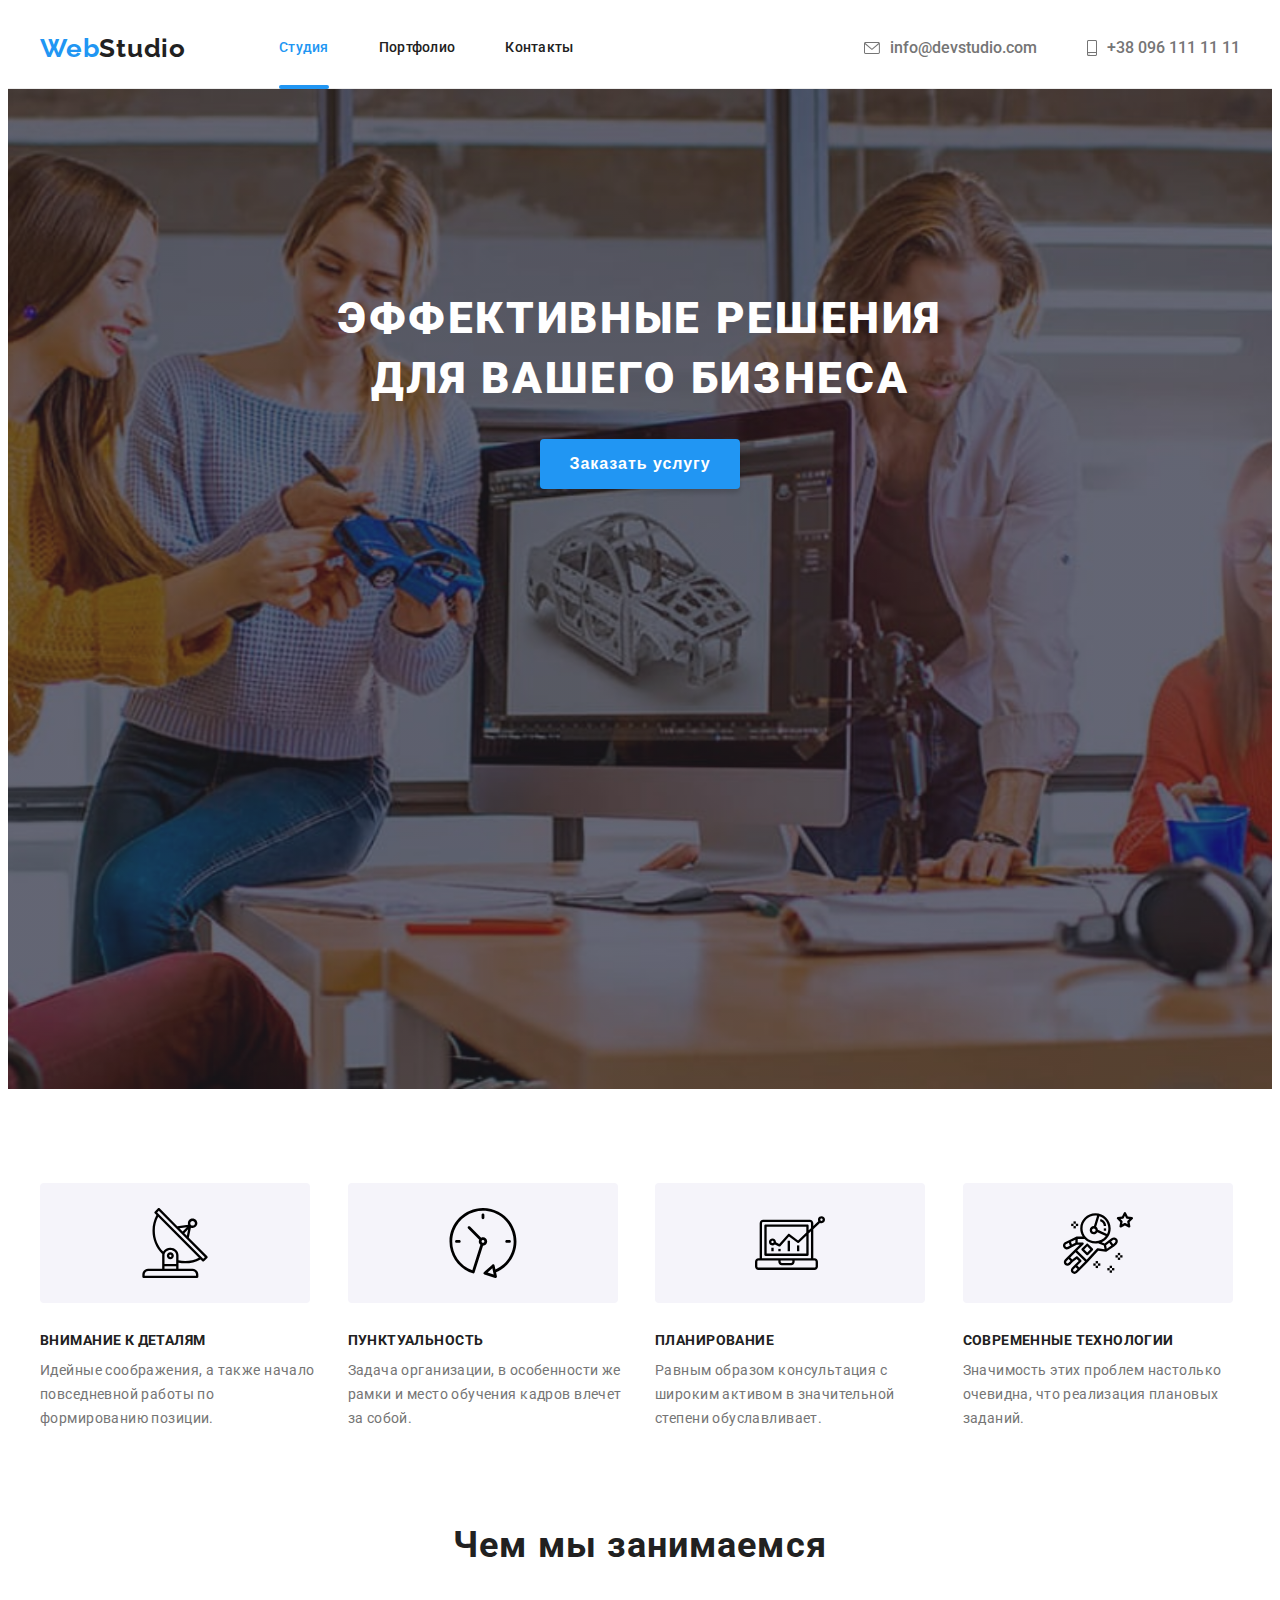
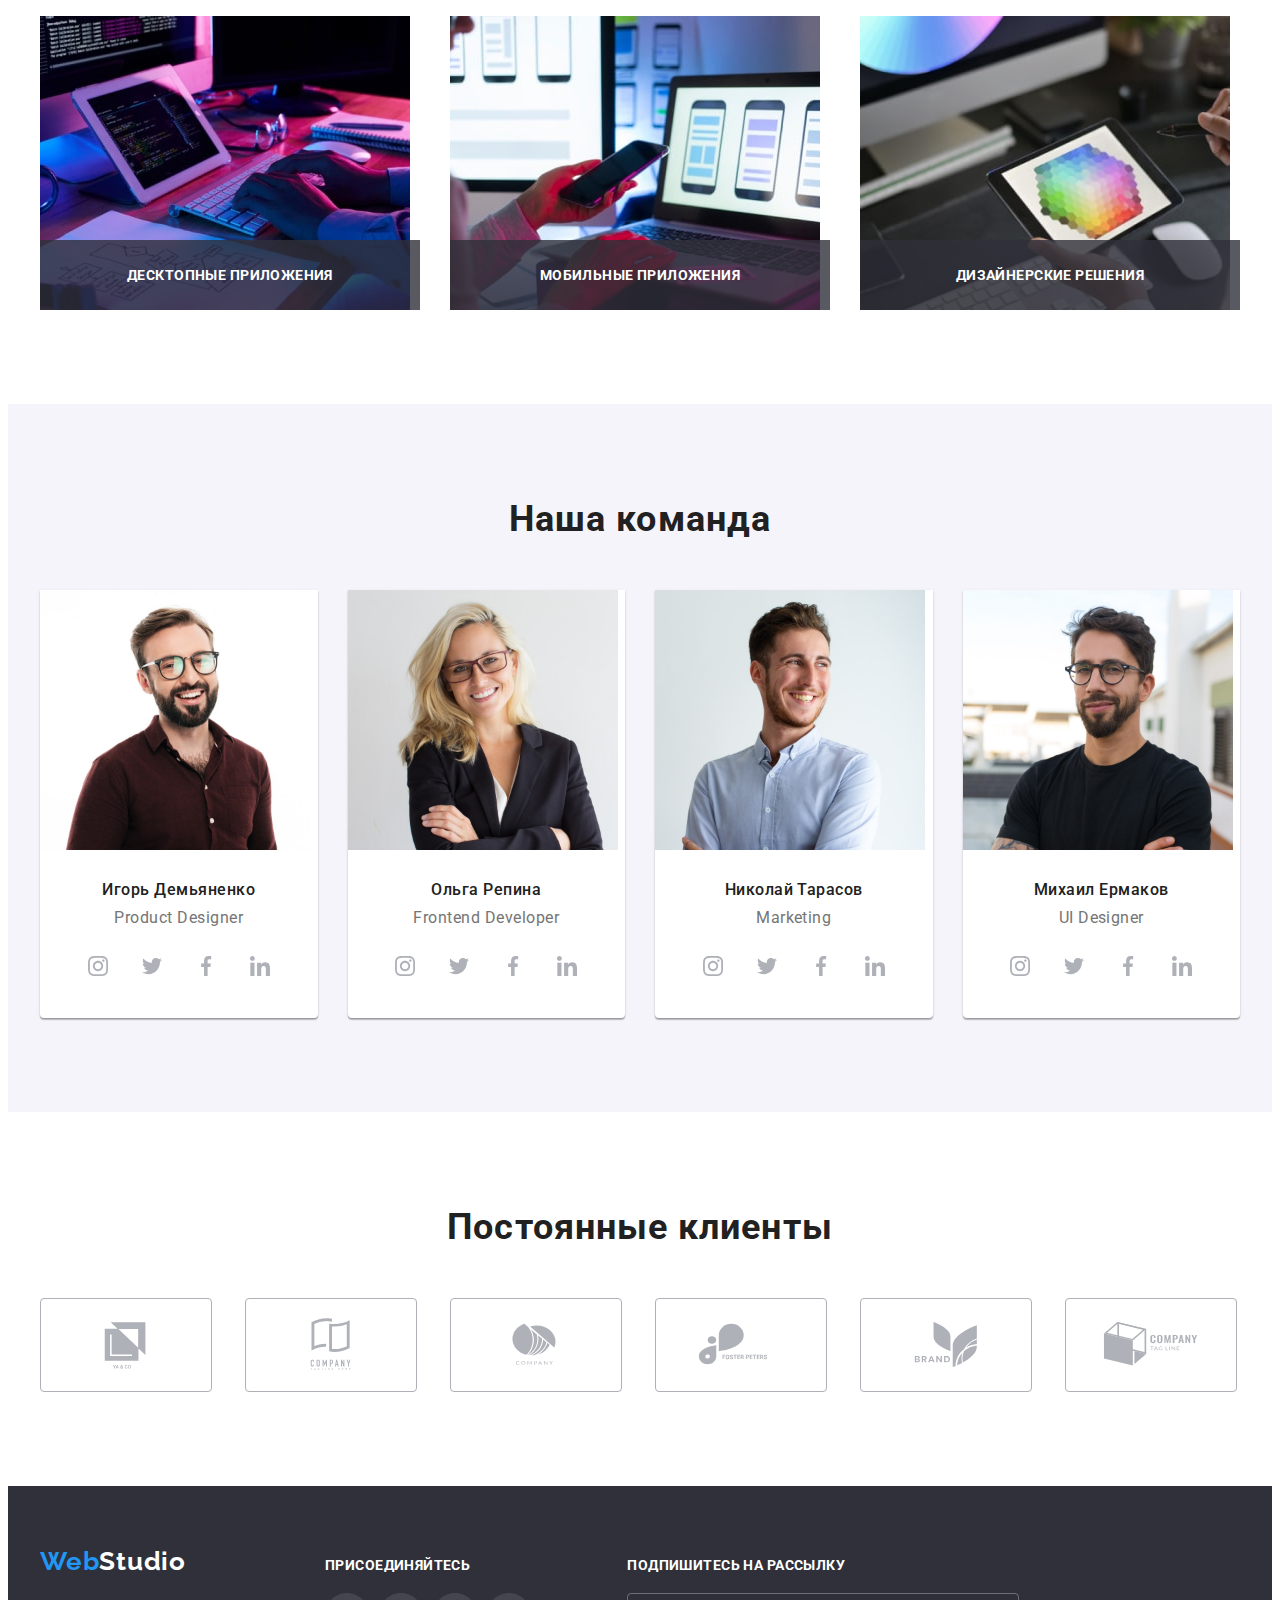
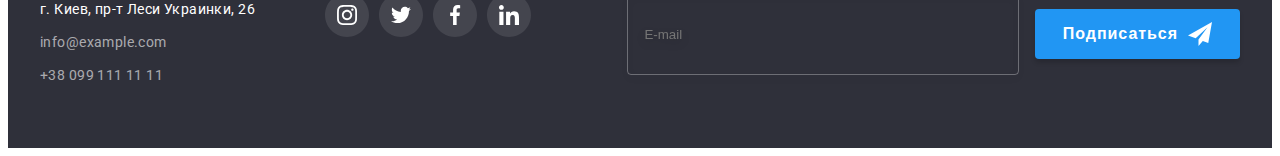
<file: index.html>
<!DOCTYPE html>
<html lang="en">
  <head>
    <meta charset="UTF-8" />
    <meta http-equiv="X-UA-Compatible" content="IE=edge" />
    <meta name="viewport" content="width=device-width, initial-scale=1.0" />
    <title>Главная</title>
    <link
      rel="stylesheet"
      href="https://cdnjs.cloudflare.com/ajax/libs/modern-normalize/1.1.0/modern-normalize.min.css"
      integrity="sha512-wpPYUAdjBVSE4KJnH1VR1HeZfpl1ub8YT/NKx4PuQ5NmX2tKuGu6U/JRp5y+Y8XG2tV+wKQpNHVUX03MfMFn9Q=="
      crossorigin="anonymous"
      referrerpolicy="no-referrer"
    />
    <link
      href="https://fonts.googleapis.com/css2?family=Raleway:wght@700&family=Roboto:wght@400;500;700;900&display=swap"
      rel="stylesheet"
    />
    <link rel="stylesheet" href="./css/styles.css" />
  </head>
  <body class="body">
    <header class="page-header">
      <div class="container page-header-container">
        <nav class="navigation">
          <a href="" class="logo">Web<span class="logo-item">Studio</span></a>
          <ul class="nav_list">
            <li class="nav_list_item"><a href="" class="current">Студия</a></li>
            <li class="nav_list_item"><a href="./portfolio.html" class="link">Портфолио</a></li>
            <li class="nav_list_item"><a href="" class="nav_link_contact">Контакты</a></li>
          </ul>
        </nav>
        <ul class="nav_link">
                    <li class="nav_main">
            <a class="nav_link_item" href="mailto:info@devstudio.com"> 
               <svg class="nav_mail_icon">
              <use href="./images/icons.svg.svg#icon-mail-1"></use>
            </svg>
            info@devstudio.com</a>
          </li>
                    <li class="nav_main">
            <a class="nav_link_item" href="tel:+380961111111">
                                      <svg class="nav_phone_icon">
              <use href="./images/icons.svg.svg#icon-smartphone-1"></use>
            </svg>
              +38 096 111 11 11</a>
          </li>
        </ul>
      </div>
    </header>
    <main>
      <!-- hero-->
      <section class="hero overlay">
        <div class="container">
          <h1 class="hero-title">Эффективные решения для вашего бизнеса</h1>
          <button type="button" class="button" data-modal-open>Заказать услугу</button>
        </div>
      </section>

      <!-- section -->
      <section class="section">
        <div class="container">
          <h2 class="visually-hidden">Качества</h2>

          <ul class="features">
            <li class="features_list">
              <div class="features-icon">
              <svg  width="70" height="70">
                <use href="./images/icons.svg.svg#icon-antenna"></use>
              </svg>
              </div>
              <h3 class="features_title">Внимание к деталям</h3>
              <p class="content">
                Идейные соображения, а также начало повседневной работы по формированию позиции.
              </p>
            </li>

            <li class="features_list">
              <div class="features-icon">             
              <svg  width="70" height="70" >
                <use href="./images/icons.svg.svg#icon-clock"></use>
              </svg>
             </div>
              <h3 class="features_title">Пунктуальность</h3>
              <p class="content">
                Задача организации, в особенности же рамки и место обучения кадров влечет за собой.
              </p>
            </li>

            <li class="features_list">
              <div class="features-icon">
              <svg  width="70" height="70">
                <use href="./images/icons.svg.svg#icon-diagram"></use>
              </svg>
            </div>
              <h3 class="features_title">Планирование</h3>
              <p class="content">
                Равным образом консультация с широким активом в значительной степени обуславливает.
              </p>
            </li>

            <li class="features_list">
              <div class="features-icon">
              <svg  width="70" height="70">
                <use href="./images/icons.svg.svg#icon-astronaut"></use>
              </svg>
              </div>
              <h3 class="features_title">Современные технологии</h3>
              <p class="content">
                Значимость этих проблем настолько очевидна, что реализация плановых заданий.
              </p>
            </li>
          </ul>
        </div>
      </section>
      <!-- gallery-->
      <section class="section gallery">
        <div class="container">
          <h2 class="gallery__list">Чем мы занимаемся</h2>
          <ul class="gallery_item">
            <li class="gallery_item_img">
              <img class="img" src="images/img_1-min.jpg" alt="Создание" width="370" height="294" />
             <div class="gallery_wrapper">
              <p>Десктопные приложения</p>
            </div>
            </li>

            <li class="gallery_item_img">
              <img
                class="img"
                src="images/img_2-min.jpg"
                alt="Мультиплатформа"
                width="370"
                height="294"
              />
                           <div class="gallery_wrapper">
              <p>Мобильные приложения</p>
            </div>

            </li>

            <li class="gallery_item_img">
              <img
                class="img"
                src="images/img_3-min.jpg"
                alt="Готовый_продукт"
                width="370"
                height="294"
              />
                           <div class="gallery_wrapper">
              <p>Дизайнерские решения</p>
            </div>

            </li>
          </ul>
        </div>
      </section>
      <!-- user-->
      <section class="section user">
        <div class="container">
          <h2 class="user_title">Наша команда</h2>
          <ul class="user_list">
            <li class="user_img">
              <img
                class="img"
                src="images/img_4-min.jpg"
                alt="images_img_4.jpg"
                width="270"
                height="260"
              />
              <div class="user_title_text">
                <h3 class="user_title_name">Игорь Демьяненко</h3>
                <p class="user_item">Product Designer</p>
                <ul class="user_icon">
                  <li class="user_icon_list">
                    <a class="user_icon_link"  href="">
                    <svg class="user_icon_insta" width="20" height="20" >
                      <use href="./images/icons.svg.svg#icon-instagram"></use>
                    </svg>
                    </a>
                    
                  </li>
                  <li class="user_icon_list">
                    <a class="user_icon_link" href="">
                    <svg class="user_icon_insta" width="20" height="20">
                      <use href="./images/icons.svg.svg#icon-twitter"></use>
                    </svg>
                    </a>
                  </li class="user_icon_list">
                  <li class="user_icon_list">
                    <a class="user_icon_link" href="">
                    <svg class="user_icon_insta" width="20" height="20">
                      <use href="./images/icons.svg.svg#icon-facebook"></use>
                    </svg>
                    </a>
                  </li>
                  <li class="user_icon_list">
                    <a class="user_icon_link" href="">
                    <svg class="user_icon_insta" width="20" height="20">
                      <use href="./images/icons.svg.svg#icon-linkedin"></use>
                    </svg>
                    </a>
                  </li>
                </ul>
              </div>
            </li>

            <li class="user_img">
              <img
                class="img"
                src="images/img_5-min.jpg"
                alt="images_img_5"
                width="270"
                height="260"
              />
              <div class="user_title_text">
                <h3 class="user_title_name">Ольга Репина</h3>
                <p class="user_item">Frontend Developer</p>
                <ul class="user_icon">
                  <li class="user_icon_list">
                    <a class="user_icon_link"  href="">
                    <svg class="user_icon_insta" width="20" height="20" >
                      <use href="./images/icons.svg.svg#icon-instagram"></use>
                    </svg>
                    </a>
                    
                  </li>
                  <li class="user_icon_list">
                    <a class="user_icon_link" href="">
                    <svg class="user_icon_insta" width="20" height="20">
                      <use href="./images/icons.svg.svg#icon-twitter"></use>
                    </svg>
                    </a>
                  </li class="user_icon_list">
                  <li class="user_icon_list">
                    <a class="user_icon_link" href="">
                    <svg class="user_icon_insta" width="20" height="20">
                      <use href="./images/icons.svg.svg#icon-facebook"></use>
                    </svg>
                    </a>
                  </li>
                  <li class="user_icon_list">
                    <a class="user_icon_link" href="">
                    <svg class="user_icon_insta" width="20" height="20">
                      <use href="./images/icons.svg.svg#icon-linkedin"></use>
                    </svg>
                    </a>
                  </li>
                </ul>

              </div>
            </li>

            <li class="user_img">
              <img
                class="img"
                src="images/img_6-min.jpg"
                alt="images_im_6.jpg"
                width="270"
                height="260"
              />
              <div class="user_title_text">
                <h3 class="user_title_name">Николай Тарасов</h3>
                <p class="user_item">Marketing</p>
                <ul class="user_icon">
                  <li class="user_icon_list">
                    <a class="user_icon_link"  href="">
                    <svg class="user_icon_insta" width="20" height="20" >
                      <use href="./images/icons.svg.svg#icon-instagram"></use>
                    </svg>
                    </a>
                    
                  </li>
                  <li class="user_icon_list">
                    <a class="user_icon_link" href="">
                    <svg class="user_icon_insta" width="20" height="20">
                      <use href="./images/icons.svg.svg#icon-twitter"></use>
                    </svg>
                    </a>
                  </li class="user_icon_list">
                  <li class="user_icon_list">
                    <a class="user_icon_link" href="">
                    <svg class="user_icon_insta" width="20" height="20">
                      <use href="./images/icons.svg.svg#icon-facebook"></use>
                    </svg>
                    </a>
                  </li>
                  <li class="user_icon_list">
                    <a class="user_icon_link" href="">
                    <svg class="user_icon_insta" width="20" height="20">
                      <use href="./images/icons.svg.svg#icon-linkedin"></use>
                    </svg>
                    </a>
                  </li>
                </ul>

              </div>
            </li>

            <li class="user_img">
              <img
                class="img"
                src="images/img_7-min.jpg"
                alt="images_img_8.jpg"
                width="270"
                height="260"
              />
              <div class="user_title_text">
                <h3 class="user_title_name">Михаил Ермаков</h3>
                <p class="user_item">UI Designer</p>
                <ul class="user_icon">
                  <li class="user_icon_list">
                    <a class="user_icon_link"  href="">
                    <svg class="user_icon_insta" width="20" height="20" >
                      <use href="./images/icons.svg.svg#icon-instagram"></use>
                    </svg>
                    </a>
                    
                  </li>
                  <li class="user_icon_list">
                    <a class="user_icon_link" href="">
                    <svg class="user_icon_insta" width="20" height="20">
                      <use href="./images/icons.svg.svg#icon-twitter"></use>
                    </svg>
                    </a>
                  </li class="user_icon_list">
                  <li class="user_icon_list">
                    <a class="user_icon_link" href="">
                    <svg class="user_icon_insta" width="20" height="20">
                      <use href="./images/icons.svg.svg#icon-facebook"></use>
                    </svg>
                    </a>
                  </li>
                  <li class="user_icon_list">
                    <a class="user_icon_link" href="">
                    <svg class="user_icon_insta" width="20" height="20">
                      <use href="./images/icons.svg.svg#icon-linkedin"></use>
                    </svg>
                    </a>
                  </li>
                </ul>

              </div>
            </li>
          </ul>
        </div>
      </section>
    </main>
      <!-- Clients-->
      <section class="section clients">
        <div class="container">
          <h2 class="user_title clients_title">Постоянные клиенты</h2>
                <ul class="user_icon">
                  <li class="user_icon_list_clients">
                    <a class="user_icon_link_clients" href="">
                    <svg class="user_icon_clients" width="106" height="60">
                      <use href="./images//icons.svg.svg#icon-Logo"></use>
                    </svg>
                    </a>
                  </li>
                    <li class="user_icon_list_clients">
                    <a class="user_icon_link_clients" href="">
                    <svg class="user_icon_clients" width="106" height="60">
                      <use href="./images//icons.svg.svg#icon-Logo-2"></use>
                    </svg>
                    </a>
                  </li>
                  <li class="user_icon_list_clients">
                    <a class="user_icon_link_clients" href="">
                    <svg class="user_icon_clients" width="106" height="60">
                      <use href="./images//icons.svg.svg#icon-Logo-3"></use>
                    </svg>
                    </a>
                  </li>
                  <li class="user_icon_list_clients">
                    <a class="user_icon_link_clients" href="">
                    <svg class="user_icon_clients" width="106" height="60">
                      <use href="./images//icons.svg.svg#icon-Logo-4"></use>
                    </svg>
                    </a>
                  </li>
                  <li class="user_icon_list_clients">
                    <a class="user_icon_link_clients" href="">
                    <svg class="user_icon_clients" width="106" height="60">
                      <use href="./images//icons.svg.svg#icon-Logo-5"></use>
                    </svg>
                    </a>
                  </li>
                  <li class="user_icon_list_clients">
                    <a class="user_icon_link_clients" href="">
                    <svg class="user_icon_clients" width="106" height="60">
                      <use href="./images//icons.svg.svg#icon-Logo-6"></use>
                    </svg>
                    </a>
                  </li>

                  </ul>
         </div>
      </section>

    <!--footer-->
    <footer class="footer">
      <div class="container footer_icon_r">
        <div>
        <a href="" class="logo _footer">Web<span class="logo-footer">Studio</span></a>
        <address class="address">
          <ul class="address_nav_list">
            <li class="footer_list_nav">
              <a
                class="navi_link"
                href="https://goo.gl/maps/mkALe1oLYoHMcCds9"
                target="_blank"
                rel="noopener noreferrer"
                >г. Киев, пр-т Леси Украинки, 26</a
              ><br />
            </li>
            <li class="footer_list_nav">
              <a class="nav_item" href="mailto:info@example.com">info@example.com</a><br />
            </li>
            <li class="footer_list_nav">
              <a class="nav_item" href="tel:+380991111111">+38 099 111 11 11</a>
            </li>
          </ul>
        </address>
        </div>
                  <div class="footer_icon">
                    <h3 class="title_footer_link">присоединяйтесь</h3>
                    <ul class="user_icon_footer">
                      <li class="user_icon_list">
                        <a class="user_icon_link footer_svg" href="">
                          <svg class="user_icon_svg" width="44" height="44">
                            <use href="./images/icons.svg.svg#icon-footer-insta-1"></use>
                          </svg>
                        </a>
                      </li>
                      <li class="user_icon_list">
                        <a class="user_icon_link footer_svg" href="">
                          <svg class="user_icon_svg" width="44" height="44">
                            <use href="./images/icons.svg.svg#icon-tvit-footer-1"></use>
                          </svg>
                        </a>
                      </li">
                      <li class="user_icon_list">
                        <a class="user_icon_link footer_svg" href="">
                          <svg class="user_icon_svg facebook" width="44" height="44">
                            <use href="./images/icons.svg.svg#icon-f-footer-1"></use>
                          </svg>
                        </a>
                      </li>
                      <li class="user_icon_list">
                        <a class="user_icon_link footer_svg" href="">
                          <svg class="user_icon_svg" width="44" height="44">
                            <use href="./images/icons.svg.svg#icon-in-footer-1"></use>
                          </svg>
                        </a>
                      </li>
                    </ul>
                  </div>
                  <div class="footer-email-form">
                    <span class="title_footer_link_email">Подпишитесь на рассылку</span>
                    <form>
                      <label class="footer-email-form-lable">
                        <input class="contact-form-input-mail"
                         type="email"
                         placeholder="E-mail">
                         <button class="contact-form-btn-email" type="submit">Подписаться
                          <svg class="form_btn_email_svg" width="24" height="24">
                            <use href="./images/icons.svg.svg#icon-icon-send"></use>
                          </svg>
                         </button>
                      </label>
                    </form>
                </div>
        </div>
    </footer>
    <div class="backdrop is-hidden" data-modal>
      <div class="modal">
        <button type="button" class="modal-close-btn" data-modal-close>
<svg class="clouse-button-icon" width="18" height="18">
      <use href="./images/icons.svg.svg#icon-close-black-18dp-2-1"></use>
</svg>
        </button>
        <form  class="contact-modal-form">
          <p class="contact-modal-form-text">Оставьте свои данные, мы вам перезвоним</p>
          <label class="contact-form-field">
            <span class="contact-form-field-key">
              Имя
            </span>
            <span class="contact-form-field-wrapper">
            <input class="contact-form-input" 
            type="text" 
            name="user_name"
            pattern="[a-zA-Z]*"
            title="Nikolay">
            <svg class="contact-modal-svg" width="18" height="18">
              <use href="./images/icons.svg.svg#name-modal"></use>
            </svg>
            </span>
          </label>
          <label class="contact-form-field">
            <span class="contact-form-field-key">
            Телефон
          </span>
          <span class="contact-form-field-wrapper">
          <input class="contact-form-input" 
            type="tel" 
            name="user_phone_number" 
            pattern="[0-9]{3}-[0-9]{3}-[0-9]{2}-[0-9]{2}"
            title="xxx-xxx-xx-xx">
            <svg class="contact-modal-svg" width="18" height="18">
              <use href="./images/icons.svg.svg#phone-modal"></use>
            </svg>
          </span>

          </label>
          <label class="contact-form-field">
            <span class="contact-form-field-key">
              Почта
          </span>
          <span class="contact-form-field-wrapper">
            <input class="contact-form-input"
             type="email">
             <svg class="contact-modal-svg" width="18" height="18">
              <use href="./images/icons.svg.svg#email-modal"></use>
            </svg>
          </span>
          </label>
          <label class="contact-form-field contact-form-field-comment">
            <span class="contact-form-field-key">
            Комментарий
          </span>
            <textarea class="contact-form-messag" 
            placeholder="Введите текс"
            name="user_messag"></textarea>
          </label>
          <input class="contact-form-checkbox visually-hidden"
           type="checkbox"
           id="checkbox-policy"
           name="user_policy"
           />
          <label for="checkbox-policy" class="contact-form-checkbox-label">
          Соглашаюсь c рассылкой и принимаю&nbsp;<a href="">Условия договора</a>
        </label>
            <button class="contact-form-btn" type="submit">Отправить</button>
        </form>
      </div>
    </div>
    <script src="./js/modal.js"></script>
  </body>
</html>
</file>
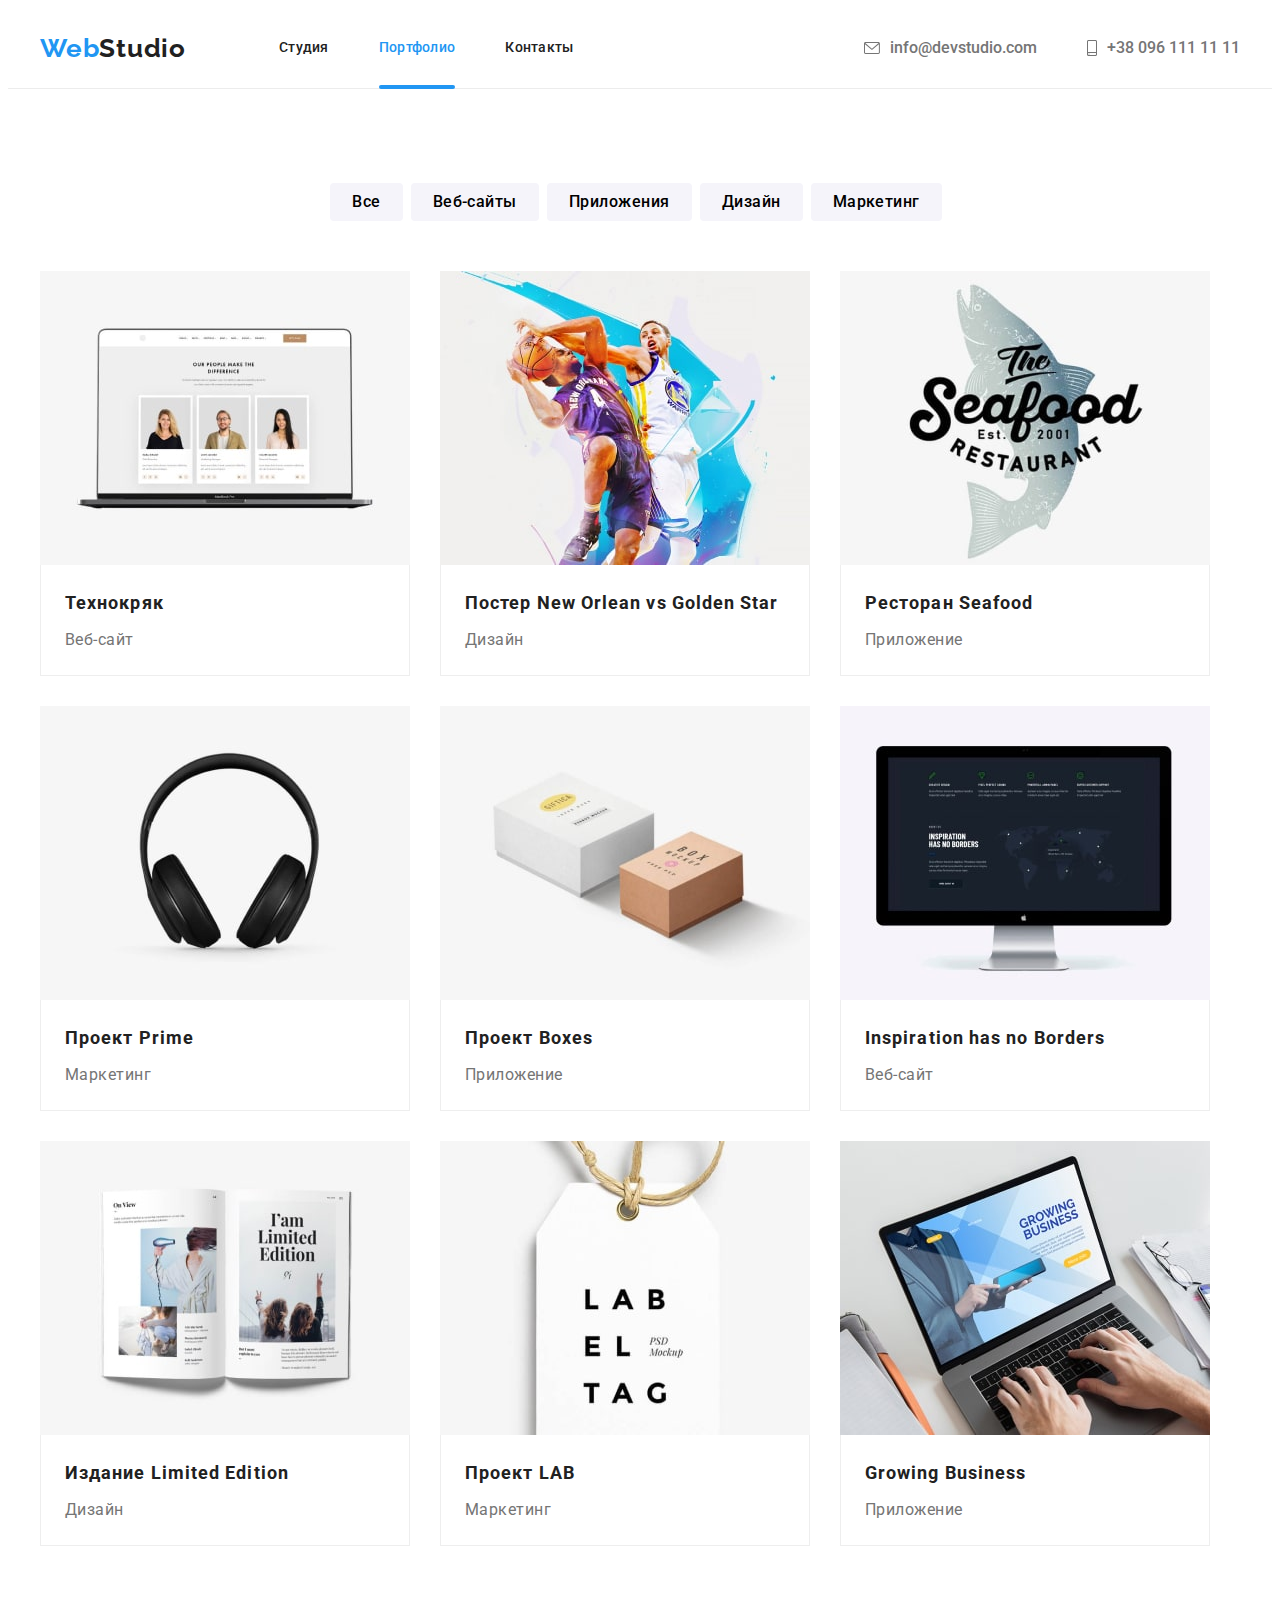
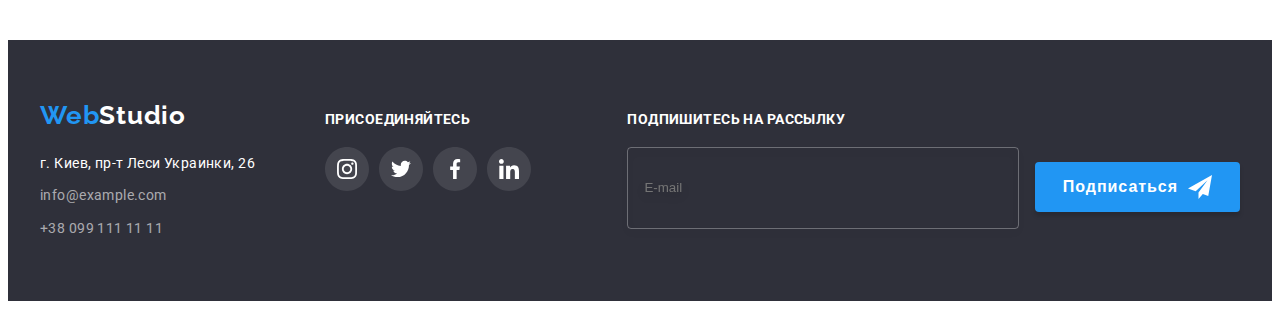
<file: portfolio.html>
<!DOCTYPE html>
<html lang="en">
  <head>
    <meta charset="UTF-8" />
    <meta http-equiv="X-UA-Compatible" content="IE=edge" />
    <meta name="viewport" content="width=device-width, initial-scale=1.0" />
    <title>Главная</title>
    <link
      rel="stylesheet"
      href="https://cdnjs.cloudflare.com/ajax/libs/modern-normalize/1.1.0/modern-normalize.min.css"
      integrity="sha512-wpPYUAdjBVSE4KJnH1VR1HeZfpl1ub8YT/NKx4PuQ5NmX2tKuGu6U/JRp5y+Y8XG2tV+wKQpNHVUX03MfMFn9Q=="
      crossorigin="anonymous"
      referrerpolicy="no-referrer"
    />
    <link
      href="https://fonts.googleapis.com/css2?family=Raleway:wght@700&family=Roboto:wght@400;500;700;900&display=swap"
      rel="stylesheet"
    />
    <link rel="stylesheet" href="./css/styles.css" />
  </head>
  <!-- Head-->
  <body class="body">
    <header class="page-header">
      <div class="container page-header-container">
        <nav class="navigation">
          <a href="" class="logo">Web<span class="logo-item">Studio</span></a>
          <ul class="nav_list">
            <li class="nav_list_item"><a href="./index.html" class="link">Студия</a></li>
            <li class="nav_list_item"><a href="" class="current">Портфолио</a></li>
            <li class="nav_list_item"><a href="" class="nav_link_contact">Контакты</a></li>
          </ul>
        </nav>
        <ul class="nav_link">
          <li class="nav_main">
            <a class="nav_link_item" href="mailto:info@devstudio.com"> 
               <svg class="nav_mail_icon">
              <use href="./images/icons.svg.svg#icon-mail-1"></use>
            </svg>
            info@devstudio.com</a>
          </li>
          <li class="nav_main">
            <a class="nav_link_item" href="tel:+380961111111">
                                      <svg class="nav_phone_icon">
              <use href="./images/icons.svg.svg#icon-smartphone-1"></use>
            </svg>
              +38 096 111 11 11</a>
          </li>
        </ul>
      </div>
    </header>
    <main>
      <!-- main -->
      <section class="section main">
        <div class="container">
          <h1 class="visually-hidden">main</h1>
          <ul class="button_portfolio">
            <li class="button_portfolio_content">
              <button class="button_text" type="button">Все</button>
            </li>
            <li class="button_portfolio_content">
              <button class="button_text" type="button">Веб-сайты</button>
            </li>
            <li class="button_portfolio_content">
              <button class="button_text" type="button">Приложения</button>
            </li>
            <li class="button_portfolio_content">
              <button class="button_text" type="button">Дизайн</button>
            </li>
            <li class="button_portfolio_content">
              <button class="button_text" type="button">Маркетинг</button>
            </li>
          </ul>
          <ul class="portfolio_main">
            <li class="portfolio_main_item">
              <a class="portfolio_main_item_link" href="">
                <div class="portfolio_list_wrapper">
              <img
                class="img"
                src="./images/project-1-min.jpg"
                alt="project-1"
                width="370"
                height="294"
              />
              <p class="portfolio_list_overlay">
                Ресурс предлагает комплексные предложения с разным уровнем функционала и сервисов. Все это позволит посетителю получить исчерпывающие сведения о компании или частном лице.
              </p>

                </div>
              <div class="portfolio_main_card">
                <h2 class="main_title">Технокряк</h2>
                <p class="main_text">Веб-сайт</p>
              </div>
              </a>
            </li>

            <li class="portfolio_main_item">
              <a class="portfolio_main_item_link" href="">
                <div class="portfolio_list_wrapper">

              <img
                class="img"
                src="./images/project-2-min.jpg"
                alt="project-2"
                width="370"
                height="294"
              />
                            <p class="portfolio_list_overlay">
                Ресурс предлагает комплексные предложения с разным уровнем функционала и сервисов. Все это позволит посетителю получить исчерпывающие сведения о компании или частном лице.
              </p>

                </div>

              <div class="portfolio_main_card">
                <h2 class="main_title">Постер New Orlean vs Golden Star</h2>
                <p class="main_text">Дизайн</p>
              </div>
              </a>
            </li>

            <li class="portfolio_main_item">
                            <a class="portfolio_main_item_link" href="">
                <div class="portfolio_list_wrapper">

              <img
                class="img"
                src="./images/project-3-min.jpg"
                alt="project-3"
                width="370"
                height="294"
              />
                            <p class="portfolio_list_overlay">
                Ресурс предлагает комплексные предложения с разным уровнем функционала и сервисов. Все это позволит посетителю получить исчерпывающие сведения о компании или частном лице.
              </p>

                </div>

              <div class="portfolio_main_card">
                <h2 class="main_title">Ресторан Seafood</h2>
                <p class="main_text">Приложение</p>
              </div>
              </a>
            </li>

            <li class="portfolio_main_item">
                            <a class="portfolio_main_item_link" href="">
                <div class="portfolio_list_wrapper">

              <img
                class="img"
                src="./images/project-4-min.jpg"
                alt="project-4"
                width="370"
                height="294"
              />
                            <p class="portfolio_list_overlay">
                Ресурс предлагает комплексные предложения с разным уровнем функционала и сервисов. Все это позволит посетителю получить исчерпывающие сведения о компании или частном лице.
              </p>

                </div>

              <div class="portfolio_main_card">
                <h2 class="main_title">Проект Prime</h2>
                <p class="main_text">Маркетинг</p>
              </div>
              </a>
            </li>

            <li class="portfolio_main_item">
                            <a class="portfolio_main_item_link" href="">
                <div class="portfolio_list_wrapper">

              <img
                class="img"
                src="./images/project-5-min.jpg"
                alt="project-5"
                width="370"
                height="294"
              />
                            <p class="portfolio_list_overlay">
                Ресурс предлагает комплексные предложения с разным уровнем функционала и сервисов. Все это позволит посетителю получить исчерпывающие сведения о компании или частном лице.
              </p>

                </div>

              <div class="portfolio_main_card">
                <h2 class="main_title">Проект Boxes</h2>
                <p class="main_text">Приложение</p>
              </div>
              </a>
            </li>

            <li class="portfolio_main_item">
                            <a class="portfolio_main_item_link" href="">
                <div class="portfolio_list_wrapper">

              <img
                class="img"
                src="./images/project-6-min.jpg"
                alt="project-6"
                width="370"
                height="294"
              />
                            <p class="portfolio_list_overlay">
                Ресурс предлагает комплексные предложения с разным уровнем функционала и сервисов. Все это позволит посетителю получить исчерпывающие сведения о компании или частном лице.
              </p>

                </div>

              <div class="portfolio_main_card">
                <h2 class="main_title">Inspiration has no Borders</h2>
                <p class="main_text">Веб-сайт</p>
              </div>
              </a>
            </li>

            <li class="portfolio_main_item">
                            <a class="portfolio_main_item_link" href="">
                <div class="portfolio_list_wrapper">

              <img
                class="img"
                src="./images/project-7-min.jpg"
                alt="project-7"
                width="370"
                height="294"
              />
                            <p class="portfolio_list_overlay">
                Ресурс предлагает комплексные предложения с разным уровнем функционала и сервисов. Все это позволит посетителю получить исчерпывающие сведения о компании или частном лице.
              </p>

                </div>

              <div class="portfolio_main_card">
                <h2 class="main_title">Издание Limited Edition</h2>
                <p class="main_text">Дизайн</p>
              </div>
              </a>
            </li>

            <li class="portfolio_main_item">
                            <a class="portfolio_main_item_link" href="">
                <div class="portfolio_list_wrapper">

              <img
                class="img"
                src="./images/project-8-min.jpg"
                alt="project-8"
                width="370"
                height="294"
              />
                            <p class="portfolio_list_overlay">
                Ресурс предлагает комплексные предложения с разным уровнем функционала и сервисов. Все это позволит посетителю получить исчерпывающие сведения о компании или частном лице.
              </p>

                </div>

              <div class="portfolio_main_card">
                <h2 class="main_title">Проект LAB</h2>
                <p class="main_text">Маркетинг</p>
              </div>
              </a>
            </li>

            <li class="portfolio_main_item">
                            <a class="portfolio_main_item_link" href="">
                <div class="portfolio_list_wrapper">

              <img
                class="img"
                src="./images/project-9-min.jpg"
                alt="project-9"
                width="370"
                height="294"
              />
                            <p class="portfolio_list_overlay">
                Ресурс предлагает комплексные предложения с разным уровнем функционала и сервисов. Все это позволит посетителю получить исчерпывающие сведения о компании или частном лице.
              </p>

                </div>

              <div class="portfolio_main_card">
                <h2 class="main_title">Growing Business</h2>
                <p class="main_text">Приложение</p>
              </div>
              </a>
            </li>
          </ul>
        </div>
      </section>
    </main>
    <!--footer-->
  </body>
    <footer class="footer">
      <div class="container footer_icon_r">
        <div>
        <a href="" class="logo _footer">Web<span class="logo-footer">Studio</span></a>
        <address class="address">
          <ul class="address_nav_list">
            <li class="footer_list_nav">
              <a
                class="navi_link"
                href="https://goo.gl/maps/mkALe1oLYoHMcCds9"
                target="_blank"
                rel="noopener noreferrer"
                >г. Киев, пр-т Леси Украинки, 26</a
              ><br />
            </li>
            <li class="footer_list_nav">
              <a class="nav_item" href="mailto:info@example.com">info@example.com</a><br />
            </li>
            <li class="footer_list_nav">
              <a class="nav_item" href="tel:+380991111111">+38 099 111 11 11</a>
            </li>
          </ul>
        </address>
        </div>
                  <div class="footer_icon">
                    <h3 class="title_footer_link">присоединяйтесь</h3>
                    <ul class="user_icon_footer">
                      <li class="user_icon_list">
                        <a class="user_icon_link footer_svg" href="">
                          <svg class="user_icon_svg" width="44" height="44">
                            <use href="./images/icons.svg.svg#icon-footer-insta-1"></use>
                          </svg>
                        </a>
                      </li>
                      <li class="user_icon_list">
                        <a class="user_icon_link footer_svg" href="">
                          <svg class="user_icon_svg" width="44" height="44">
                            <use href="./images/icons.svg.svg#icon-tvit-footer-1"></use>
                          </svg>
                        </a>
                      </li">
                      <li class="user_icon_list">
                        <a class="user_icon_link footer_svg" href="">
                          <svg class="user_icon_svg facebook" width="44" height="44">
                            <use href="./images/icons.svg.svg#icon-f-footer-1"></use>
                          </svg>
                        </a>
                      </li>
                      <li class="user_icon_list">
                        <a class="user_icon_link footer_svg" href="">
                          <svg class="user_icon_svg" width="44" height="44">
                            <use href="./images/icons.svg.svg#icon-in-footer-1"></use>
                          </svg>
                        </a>
                      </li>
                    </ul>
                  </div>
                  <div class="footer-email-form">
                    <span class="title_footer_link_email">Подпишитесь на рассылку</span>
                    <form>
                      <label class="footer-email-form-lable">
                        <input class="contact-form-input-mail"
                         type="email"
                         placeholder="E-mail">
                         <button class="contact-form-btn-email" type="submit">Подписаться
                          <svg class="form_btn_email_svg" width="24" height="24">
                            <use href="./images/icons.svg.svg#icon-icon-send"></use>
                          </svg>
                         </button>
                      </label>
                    </form>
                </div>

        </div>
    </footer>

</html>
</file>
<file: css/styles.css>
:root {
  --primery-text-color: #212121;
  --title-text-color: #212121;
  --text-color: #757575;
  --accent-color: #2196f3;
  --primary-bg-color: #ffffff;
  --border-img: #eeeeee;
  --portfolio-color-button: #f5f4fa;
  --hero-bgr: #2f303a;
  --rgba-footer: rgba(255, 255, 255, 0.6);
  --page-header: #ececec;
  --border: #afb1b8;
  --fill-footer: rgba(255, 255, 255, 0.1);
  --clients-icon-bg:#AFB1B8; 
  --wrapper_img: rgba(33, 150, 243, 0.9);
  --wrapped_gal: rgba(47, 48, 58, 0.8);
  --input: rgba(33, 33, 33, 0.2);
  --placeholder: rgba(117, 117, 117, 0.5);
}

.body {
  background-color: var(--primary-bg-color);
  font-family: 'Roboto', sans-serif;
  color: var(--primery-text-color);
}
a {
  text-decoration: none;
}
ul,
ol {
  list-style: none;
  margin-top: 0;
  margin-bottom: 0;
  padding-left: 0;
}

h1,
h2,
h3,
h4,
p {
  margin-top: 0;
  margin-bottom: 0;
}

.container {
  width: 1200px;
  margin-left: auto;
  margin-right: auto;
  padding-left: 15px;
  padding-right: 15px;
}
.page-header-container {
  display: flex;
  align-items: center;
  justify-content: space-between;
  
}

.page-header {
border-bottom: 1px solid var(--page-header);
}
.nav_list {
  display: flex;
  align-items: center;
}
.nav_link {
  display: flex;
  align-items: center;
}

/* logo */
.logo,
.logo-item,
.logo-footer {
  font-style: normal;
  text-decoration: none;
  font-family: 'Raleway';
  font-weight: 700;
  font-size: 26px;
  line-height: 1.19;
  letter-spacing: 0.03em;
}

.logo {
  color: var(--accent-color);
  margin-right: 93px;
}

.logo-item {
  color: var(--title-text-color);
}
.nav_list_item:not(:last-child) {
  margin-right: 50px;

}

/* nav */
.navigation {
  display: flex;
  text-decoration: none;
  align-items: center;
  font-weight: 500;
  font-size: 14px;
  line-height: 1.14;
  letter-spacing: 0.02em;
  color: var(--primery-text-color);
}
.current {
  display: block;
  padding-top: 32px;
  padding-bottom: 32px;
    position: relative;
  text-decoration: none;
  color: var(--accent-color);
    transition: color 250ms cubic-bezier(0.4, 0, 0.2, 1);
  }
.current:hover,
.current:focus {
  color: var(--accent-color);
}
.current::after{
  padding: 0;
  content: "";
  display: block;
  position: absolute;
  bottom: -1px;
  left: 0;
  width: 100%;
  height: 4px;
    border-radius: 2px;
  background-color: var(--accent-color);
}

/* address */
.nav_link {
  font-weight: 500;
}

.nav_link_item{
  display: flex;
  align-items: center;
  color: var(--text-color);
  margin-left: auto;
      transition: color 250ms cubic-bezier(0.4, 0, 0.2, 1);
}
.nav_link_item:hover,
.nav_link_item:focus {
  color: var(--accent-color);
}
.nav_link_item:hover .nav_mail_icon,
.nav_link_item:focus .nav_mail_icon{
  fill: var(--accent-color);
}
.nav_link_item:hover .nav_phone_icon,
.nav_link_item:focus .nav_phone_icon{
  fill: var(--accent-color);
}

.nav_main:not(:last-child) {
  margin-right: 50px;
}
.nav_list {
  font-style: normal;
  text-decoration: none;
  color: var(--title-text-color);
}
.link,
.nav_link_contact {
  color: var(--title-text-color);
      transition: color 250ms cubic-bezier(0.4, 0, 0.2, 1);
}
.link:hover,
.link:focus {
  color: var(--accent-color);
}
.nav_link_contact:hover,
.nav_link_contact:focus {
  color: var(--accent-color);
}

/* icon-mail */

.nav_mail_icon{
  display: inline-block;
  align-items: center;
  content: '';
  width: 16px;
  height: 12px;
  margin-right: 10px;
  background-size: contain;
  background-repeat: no-repeat;
  background-position: center;
  fill: var(--text-color);
      transition: fill 250ms cubic-bezier(0.4, 0, 0.2, 1);
}
/* icon_phone */
.nav_phone_icon {
  display: inline-block;
  content: '';
  width: 10px;
  height: 16px;
  margin-right: 10px;
  background-size: contain;
  background-repeat: no-repeat;
  background-position: center;
    fill: var(--text-color);
      transition: fill 250ms cubic-bezier(0.4, 0, 0.2, 1);}

/* hero */
.hero {
  text-align: center;
  padding-top: 200px;
  padding-bottom: 200px;
}
.overlay {
  max-width: 1600px;
  height: 600px;
  margin-left: auto;
  margin-right: auto;
  background-color: var(--hero-bgr);
  background-image: linear-gradient(rgba(47, 48, 58, 0.4),rgba(47, 48, 58, 0.4)), url(../images/Img\ header-min.jpg);
  background-size: cover;
  background-repeat: no-repeat;
  background-position: center;
}

.hero-title {
  width: 696px;
  margin-right: auto;
  margin-left: auto;
  margin-bottom: 30px;

  font-weight: 900;
  font-size: 44px;
  line-height: 1.36;
  text-align: center;
  letter-spacing: 0.06em;
  text-transform: uppercase;
  color: var(--primary-bg-color);
}

.features_title {
  margin-bottom: 10px;

  font-weight: 700;
  font-size: 14px;
  line-height: 1.14;
  letter-spacing: 0.03em;
  text-transform: uppercase;
  color: var(--title-text-color);
}
.features-icon {
  display: flex;
  justify-content: center;
  align-items: center;
  content: '';
  width: 270px;
  height: 120px;
  border-radius: 4px;
  margin-bottom: 30px;
  background-size: contain;
  background-repeat: no-repeat;
  background-position: center;
  background: var(--portfolio-color-button);
}
/* button */
.button {
  width: 200px;
  height: 50px;
  border: none;
  font-weight: 700;
  font-size: 16px;
  line-height: 1.87;
  letter-spacing: 0.06em;
  box-shadow: 0px 4px 4px rgba(0, 0, 0, 0.15);
  border-radius: 4px;
  background-color: var(--accent-color);
  color: var(--primary-bg-color);
  cursor: pointer;
}

/* section */
.section {
  padding-top: 94px;
  padding-bottom: 94px;
}
.visually-hidden {
  position: absolute;
  width: 1px;
  height: 1px;
  margin: -1px;
  border: 0;
  padding: 0;
  white-space: nowrap;
  clip-path: inset(100%);
  clip: rect(0 0 0 0);
  overflow: hidden;
}
.features {
  display: flex;
}
.features_list:not(:last-child) {
  margin-right: 30px;
}
.features_list {
  flex-basis: calc((100% - 90px) / 4);
}
/* gallery */
.gallery{
  padding-top: 0px;
}
.gallery_item {
  display: flex;
  margin-top: 50px;
}
.gallery_item_img:not(:last-child) {
  margin-right: 30px;
}
.gallery_item_img {
  position: relative;
  flex-basis: calc((100% - 60px) / 3);
  display: block;
  max-width: 100%;
  height: auto;
}
.gallery_wrapper{
  display: flex;
  align-items: center;
  justify-content:center ;
  position: absolute;
  /* text-decoration: none; */
  width: 100%;
  height: 70px;
  bottom: 0;
  right: 0;
  /* font-family: 'Roboto'; */
  /* font-style: normal; */
  font-weight: 700;
  font-size: 14px;
  line-height: 16px;
  /* text-align: center; */
  letter-spacing: 0.03em;
  text-transform: uppercase;
  /* padding-top: 27px;
  padding-bottom: 27px; */
  color: var(--primary-bg-color);
  background-color: var(--wrapped_gal);
}
.gallery__list {
  text-align: center;
  font-weight: 700;
  font-size: 36px;
  line-height: 1.16;
  color: var(--title-text-color);
  letter-spacing: 0.03em;

}
.user_title {
  font-weight: 700;
  font-size: 36px;
  line-height: 1.16;
  color: var(--title-text-color);
  letter-spacing: 0.03em;
}
.content {
  font-weight: 400;
  font-size: 14px;
  line-height: 1.71;
  letter-spacing: 0.03em;
  color: var(--text-color);
}

/* user */
.user {
  background-color: var(--portfolio-color-button);
}
.user_list {
  display: flex;
  margin-top: 50px;
}
.user_img {
  box-shadow: 0px 1px 3px rgba(0, 0, 0, 0.12), 0px 1px 1px rgba(0, 0, 0, 0.14),
    0px 2px 1px rgba(0, 0, 0, 0.2);
  border-radius: 0px 0px 4px 4px;
  flex-basis: calc((100% - 90px) / 4);
  background-color: var(--primary-bg-color);
}
.user_img:not(:last-child) {
  margin-right: 30px;
}
.user_title {
  font-family: 'Roboto';
  font-style: normal;
  font-weight: 700;
  font-size: 36px;
  line-height: 42px;
  text-align: center;
  letter-spacing: 0.03em;
  color: var(--primery-text-color);
}
.user_title_text {
  padding-top: 30px;
  padding-bottom: 30px;
}
.user_title_name {
  font-family: 'Roboto';
  font-style: normal;
  font-weight: 500;
  font-size: 16px;
  line-height: 19px;
  text-align: center;
  letter-spacing: 0.03em;
  color: var(--primery-text-color);
}
.user_item {
  margin-top: 10px;
  margin-bottom: 16px;
  font-weight: 400;
  font-size: 16px;
  line-height: 1.18;
  text-align: center;
  letter-spacing: 0.03em;
  color: var(--text-color);
}

.img {
  display: block;
  max-width: 100%;
  height: auto;
}
/* icon_user */
.user_icon {
  display: flex;
  justify-content: center;
}
.user_icon_list:not(:last-child) {
  margin-right: 10px;
}
.user_icon_link {
  display: flex;
  box-shadow: none;
  width: 44px;
  height: 44px;
  align-items: center;
  justify-content: center;
  border-radius: 50%;
      transition: background-color 250ms cubic-bezier(0.4, 0, 0.2, 1);
}
.user_icon_link:hover,
.user_icon_link:focus{
  background-color: var(--accent-color);
}
.user_icon_link:hover .user_icon_insta,
.user_icon_link:focus .user_icon_insta {
  fill: var(--primary-bg-color);}
.user_icon_insta {
  fill: var(--clients-icon-bg);
      transition: fill 250ms cubic-bezier(0.4, 0, 0.2, 1);
}
.user_icon_insta:hover,
.user_icon_insta:focus{
  fill: var(--accent-color);
}

/* clients */
.user_icon_list_clients {
  flex-basis: calc((100% - 150px) / 6);
}
.user_icon_list_clients:not(:last-child) {
  margin-right: 30px;
}
.user_icon_link_clients {
  display: flex;
  width: 170px;
  height: 92px;
  align-items: center;
  justify-content: center;
  border: 1px solid var(--border);
  border-radius: 4px;
      transition: border 250ms cubic-bezier(0.4, 0, 0.2, 1), border-radius 250ms cubic-bezier(0.4, 0, 0.2, 1);
}

.user_icon_link_clients:hover,
.user_icon_link_clients:focus {
  border: 1px solid var(--accent-color);
  border-radius: 4px;
}
.clients_title {
  margin-bottom: 50px;
}
.user_icon_clients{
  fill: var(--clients-icon-bg);
      transition: fill 250ms cubic-bezier(0.4, 0, 0.2, 1);
}
.user_icon_link_clients:hover .user_icon_clients,
.user_icon_link_clients:focus .user_icon_clients{
fill: var(--accent-color);
border-radius: 4px;
}

/* footer */
.footer {
  padding-top: 60px;
  padding-bottom: 60px;
  background-color: var(--hero-bgr);
}
.address_nav_list {
  font-style: normal;
  text-decoration: none;
  color: var(--text-color);
}
.address {
  margin-top: 20px;
}
.footer_list_nav:not(:last-child) {
  margin-bottom: 9px;
}
.footer_icon_r {
  display: flex;
  align-items: baseline;
}

._footer {
  color: var(--accent-color);
  margin-right: 0px;
}
.navi_link,
.footer {
  font-style: normal;
  text-decoration: none;
  font-size: 14px;
  line-height: 1.71;
  letter-spacing: 0.03em;
  color: var(--primary-bg-color);
  transition: color 250ms cubic-bezier(0.4, 0, 0.2, 1);
}

.navi_link:hover,
.navi_link:focus {
  color: var(--accent-color);
}

.logo-footer {
  font-style: normal;
  text-decoration: none;
  color: var(--primary-bg-color);
}
.nav_item {
  color: var(--rgba-footer);
      transition: color 250ms cubic-bezier(0.4, 0, 0.2, 1);
}
.nav_item:hover,
.nav_item:focus {
  color: var(--accent-color);
}

.user_icon_footer {
  display: flex;
}
.title_footer_link {
  margin-bottom: 20px;
font-family: 'Roboto';
  font-style: normal;
  font-weight: 700;
  font-size: 14px;
  line-height: 16px;
  letter-spacing: 0.03em;
  text-transform: uppercase;
  color: var(--primary-bg-color);
}

.footer_icon {
  margin-left: 70px;
}
/* fon icon footer */
.footer_svg {
  fill: var(--fill-footer);
}
.user_icon_svg{
      transition: fill 250ms cubic-bezier(0.4, 0, 0.2, 1);
}
.footer_svg:hover .user_icon_svg,
.footer_svg:focus .user_icon_svg{
  fill: var(--accent-color);
}


/* -------next-----page----------portfolio------------- */

/* main */
.button_portfolio {
  display: flex;
  flex-direction: row;
  justify-content: center;
  color: var(--primery-text-color);
  background-color: var(--primary-bg-color);
}
.button_portfolio:last-child {
  margin-right: 0;
}
.button_portfolio_content {
  margin-right: 8px;
}
.button_portfolio_content:not(:last-child) {
  margin-right: 8px;
}

.button_text {
  padding-left: 22px;
  padding-top: 6px;
  padding-bottom: 6px;
  padding-right: 22px;
  cursor: pointer;
  background: var(--portfolio-color-button);
  border-radius: 4px;
  font-family: inherit;
  font-weight: 500;
  font-size: 16px;
  line-height: 1.62;
  text-align: center;
  letter-spacing: 0.03em;
  border: #f5f4fa;
      transition: color 250ms cubic-bezier(0.4, 0, 0.2, 1),background-color 250ms cubic-bezier(0.4, 0, 0.2, 1),box-shadow 250ms cubic-bezier(0.4, 0, 0.2, 1);
}

.button_text:active,
.button_text:hover,
.button_text:focus {
  color: var(--primary-bg-color);
  background-color: var(--accent-color);
  box-shadow: 0px 3px 1px rgba(0, 0, 0, 0.1), 0px 1px 2px rgba(0, 0, 0, 0.08),
    0px 2px 2px rgba(0, 0, 0, 0.12);
}
/* portfolio-main */
.portfolio_main {
  display: flex;
  flex-wrap: wrap;
  flex-basis: calc((100% - 90px) / 3);
  margin-top: 50px;
  margin-right: -30px;
  margin-bottom: -30px;
}
.portfolio_main_item{
  background: var(--primary-bg-color);
  margin-bottom: 30px;
  margin-right: 30px;
  background-color: var(--primary-bg-color);
}
.portfolio_main_item_link{
  display: block;
      transition: box-shadow 250ms cubic-bezier(0.4, 0, 0.2, 1);
}
 .portfolio_main_item_link:hover,
 .portfolio_main_item_link:focus{
  box-shadow: 0px 1px 1px rgba(0, 0, 0, 0.12), 0px 4px 4px rgba(0, 0, 0, 0.06),
    1px 4px 6px rgba(0, 0, 0, 0.16);
}

.portfolio_main_card {
  padding-top: 20px;
  padding-bottom: 20px;
  padding-left: 24px;
  padding-right: 24px;
  border: 1px solid var(--border-img);
  border-top: none;
}
/* portfolio_main_item */
.main_title {
  margin-bottom: 4px;

  font-weight: 700;
  font-size: 18px;
  line-height: 2;
  /* identical to box height, or 200% */
  letter-spacing: 0.06em;
  color: var(--primery-text-color);
}
.main_text {
  font-size: 16px;
  line-height: 1.87;
  /* identical to box height, or 188% */
  letter-spacing: 0.03em;
  color: var(--text-color);
}

/* overlay */
.portfolio_list_wrapper{
  position: relative;
  overflow: hidden;
}
.portfolio_list_overlay{
  position: absolute;
  top: 0;
  left: 0;
  width: 100%;
  height: 100%;
  padding: 63px 24px;
  font-family: 'Roboto';
    font-style: normal;
    font-weight: 400;
    font-size: 18px;
    line-height: 28px;
    /* or 156% */
    letter-spacing: 0.03em;
    color: var(--primary-bg-color);
    background-color: var(--wrapper_img);
    overflow: hidden;
    overflow: auto;
      transition: transform 250ms cubic-bezier(0.4, 0, 0.2, 1);
    transform: translateY(100%);
}
.portfolio_main_item_link:hover .portfolio_list_overlay,
.portfolio_main_item_link:focus .portfolio_list_overlay{
      transform: translateY(0%);
}


/* _____________backdrop______ */
.backdrop{
position: fixed;
top: 0;
left: 0;
width: 100%;
height: 100%;
background-color: rgba(0, 0, 0, 0.2);
transition: 600ms cubic-bezier(0.4, 0, 0.2, 1), visibility 600ms cubic-bezier(0.4, 0, 0.2, 1);
}
.backdrop.is-hidden{
  opacity: 0;
  visibility: hidden;
  pointer-events: none;
}
.modal{
  position: absolute;
  box-sizing: content-box;
  top: 50%;
  left: 50%;
  transform:translate(-50%, -50%);
  width: 528px;
  height: 581px;
  padding: 40px;
  background: var(--primary-bg-color);
}
.modal-close-btn{
  position: absolute;
  top: 8px;
  right: 8px;
  display: flex;
  align-items: center;
  justify-content: center;
  width: 30px;
    height: 30px;
    border-radius: 50%;
  border: 1px solid rgba(0, 0, 0, 0.1);
background-color: transparent;
padding: 0;
cursor: pointer;
}
/* modul 6 */
.contact-modal-form-text{
  font-weight: 700;
font-size: 20px;
line-height: 23px;
text-align: center;
letter-spacing: 0.03em;
color: var(--primery-text-color);
margin-bottom: 12px;
}
.contact-modal-form{
  display: flex;
  flex-direction: column;
}
.contact-form-input{
  width: 100%;
  height: 40px;
  border: 1px solid var(--input) ;
border-radius: 4px;
padding-left: 42px;
cursor: pointer;
transition: border-color 250ms cubic-bezier(0.4, 0, 0.2, 1), fill 250ms cubic-bezier(0.4, 0, 0.2, 1);
}
.contact-form-input:focus,
.contact-form-input:hover{
  outline: none;
  border-color: var(--accent-color);
}
.contact-form-input:focus+.contact-modal-svg,
.contact-form-input:hover+.contact-modal-svg
  {
  fill: var(--accent-color);
}
.contact-form-field-wrapper{
  position: relative;
  display: block;
}
.contact-form-field-key{
  display: block;
  font-weight: 400;
font-size: 12px;
line-height: 14px;
letter-spacing: 0.01em;
color: var(--text-color);
margin-bottom: 4px;
}
.contact-form-messag{
  display: block;
  width: 100%;
  height: 120px;
  border: 1px solid var(--input) ;
  border-radius: 4px;
  resize: none;
  padding: 12px 16px;
  transition: border-color 250ms cubic-bezier(0.4, 0, 0.2, 1);
}
.contact-form-messag:focus{
  outline: none;
  border-color: var(--accent-color);
}
.contact-form-messag::placeholder{
  color:var(--placeholder)
}
.contact-form-field{
  margin-bottom: 28px;
}
.contact-form-field-comment{
  margin-bottom: 20px;
}
.contact-modal-svg{
  position: absolute;
  top: 50%;
  left: 12px;
  transform: translateY(-50%);
  display: block;
  width: 18px;
  height: 18px;
}
.contact-modal-svg-checkbox{
  position: absolute;
  top: 50%;
  transform: translateY(-50%);
  display: block;
  width: 16px;
  height: 15px;
}
 .contact-form-checkbox-label{
  display: flex;
  justify-content: center;
  align-items: center;
  flex-wrap: wrap;
  font-family: 'Roboto';
  font-style: normal;
  font-weight: 400;
  font-size: 14px;
  margin-bottom: 16px;
  margin-right: 0;
line-height: 24px;
letter-spacing: 0.03em;
color: var(--text-color);
}
.contact-form-checkbox-label::before{
  display: block;
  margin-right: 9px;
  content: "";
  width: 16px;
  height: 15px;
  border: 2px solid var(--primery-text-color);
 border-radius: 2px;
 cursor: pointer;
}
.contact-form-checkbox:checked + .contact-form-checkbox-label::before{
  border-color: var(--accent-color);
  background-color: var(--accent-color);
  background-size: contain;
  background-repeat: no-repeat;
  background-position: center;
  background-image: url(../images/Vector2svg.svg);
}
.contact-form-checkbox:focus + .contact-form-checkbox-label::before {
  outline: 2px solid rgba(0, 0, 255, 0.5);
}
.contact-form-btn {
  width: 200px;
  height: 50px;
  align-self: center;
  align-items: center;
  text-align: center;
  margin-top: 30px;
  letter-spacing: 0.06em;
  font-weight: 700;
  font-size: 16px;
  line-height: 30px;
  text-transform: uppercase;
  cursor: pointer;
  border-radius: 4px;
  box-shadow: 0px 4px 4px rgba(0, 0, 0, 0.15);
  background-color: var(--accent-color);
  color: var(--primary-bg-color);
  transition: background-color 250ms cubic-bezier(0.4, 0, 0.2, 1), color 250ms cubic-bezier(0.4, 0, 0.2, 1);
}

.contact-form-btn:hover,
.contact-form-btn:focus {
  background-color: var(--accent-color);
  color: var(--primary-bg-color);
}

.contact-form-input-mail{
background: transparent;
justify-content: flex-end;
width: 358px;
height: 50px;
border-radius: 4px;
padding: 15px 16px;
margin-right: 12px;
border: 1px solid rgba(255, 255, 255, 0.3);
filter: drop-shadow(0px 4px 4px rgba(0, 0, 0, 0.15));
transition: border-color 250ms cubic-bezier(0.4, 0, 0.2, 1), fill 250ms cubic-bezier(0.4, 0, 0.2, 1);
}
.contact-form-input:focus{
  outline: none;
  border-color: var(--accent-color);
}
.contact-form-btn-email {
  display: inline-flex;
  align-items: center;
  justify-content: center;
  min-width: 200px;
  height: 50px;
  letter-spacing: 0.06em;
  font-weight: 700;
  font-size: 16px;
  line-height: 30px;
  cursor: pointer;
  border: none;
  border-radius: 4px;
  box-shadow: 0px 4px 4px rgba(0, 0, 0, 0.15);
  background-color: var(--accent-color);
  color: var(--primary-bg-color);
  padding: 10px 28px;
  
  transition: background-color 250ms cubic-bezier(0.4, 0, 0.2, 1), color 250ms cubic-bezier(0.4, 0, 0.2, 1);
}

.contact-form-btn-email:hover,
.contact-form-btn-email:focus {
  background-color: var(--accent-color);
  color: var(--primary-bg-color);
}

 .footer-email-form{
  margin-left: auto;
} 

.title_footer_link_email {
  display: block;
    /* width: 100%; */
  margin-bottom: 20px;
  /* margin-left: 32px; */
font-family: 'Roboto';
  font-style: normal;
  font-weight: 700;
  font-size: 14px;
  line-height: 16px;
  letter-spacing: 0.03em;
  text-transform: uppercase;
  
  color: var(--primary-bg-color);
}
.form_btn_email_svg{
  margin-left: 10px;
  width: 24px;
  height: 24px;
  transition: fill 250ms cubic-bezier(0.4, 0, 0.2, 1);
}
</file>
